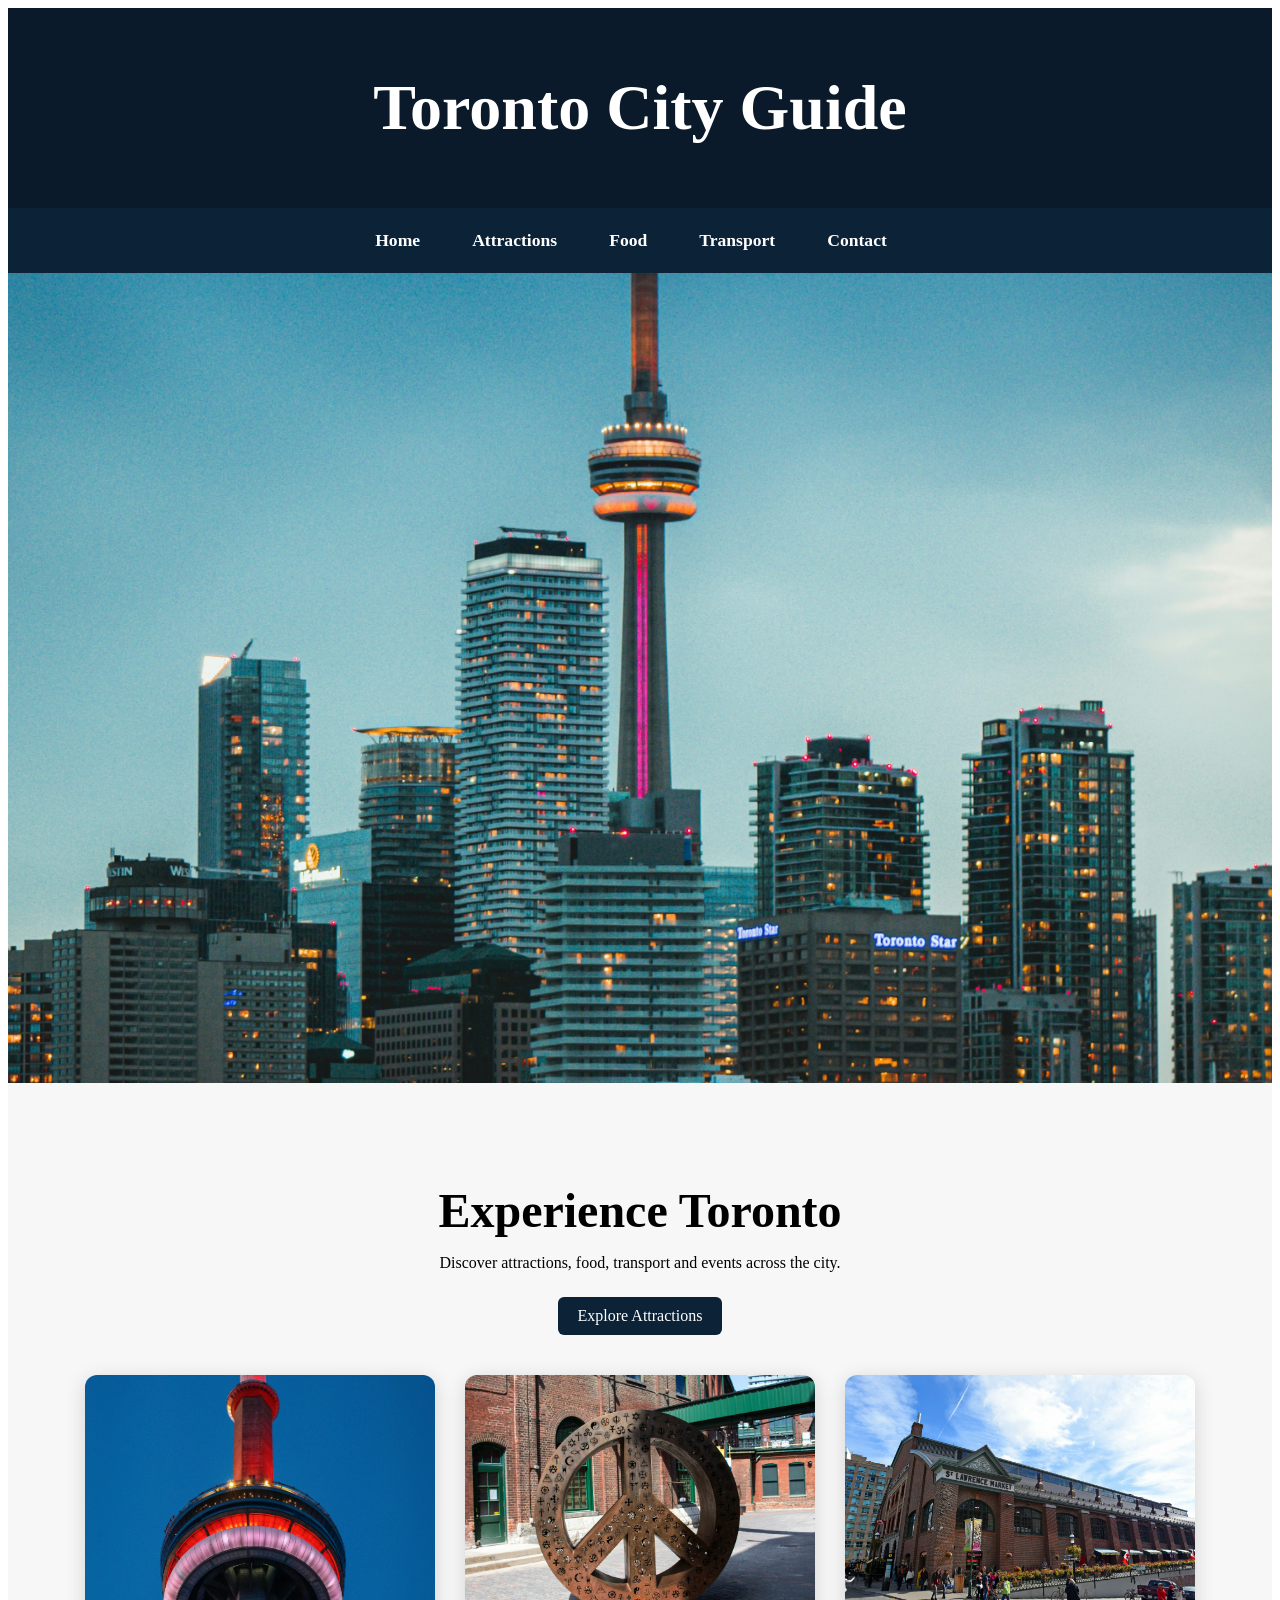
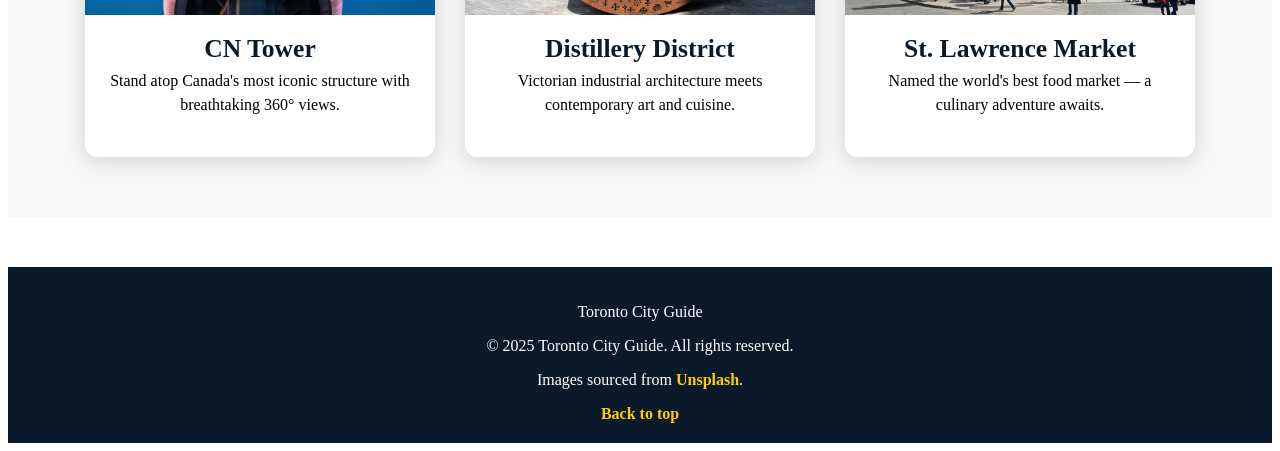
<file: index.html>
<!DOCTYPE html>
<html lang="en">
<head>
    <meta name="viewport" content="width=device-width, initial-scale=1.0">
    <meta charset="UTF-8">
	<link rel="stylesheet" href="style.css">
</head>

<body>

    <header>
        <h1>Toronto City Guide</h1>
    </header>

    <nav>
        <a href="index.html" class="active">Home</a>
        <a href="attractions.html">Attractions</a>
        <a href="food.html">Food</a>
        <a href="transport.html">Transport</a>
        <a href="contact.html">Contact</a>
    </nav>
	<img class="banner" src="images/Toronto.jpg" alt="Toronto skyline">
	 
<section class="attraction-section">
    <h1>Experience Toronto</h1>
    <p>Discover attractions, food, transport and events across the city.</p>
    <a class="btn" href="attractions.html">Explore Attractions</a>

    <section class="attraction-cards">

        <div class="card">
            <img src="images/CNtower.jpg" alt="CN Tower">
            <h3>CN Tower</h3>
            <p>Stand atop Canada's most iconic structure with breathtaking 360° views.</p>
        </div>

        <div class="card">
            <img src="images/Distillery District.jpg" alt="Distillery">
            <h3>Distillery District</h3>
            <p>Victorian industrial architecture meets contemporary art and cuisine.</p>
        </div>

        <div class="card">
            <img src="images/St. Lawrence Market.jpg" alt="St. Lawrence Market">
            <h3>St. Lawrence Market</h3>
            <p>Named the world's best food market — a culinary adventure awaits.</p>
        </div>

    </section>
</section>


<footer>
    <p>Toronto City Guide</p>
    <p>© 2025 Toronto City Guide. All rights reserved.</p>
	 <p class="credits">
        Images sourced from 
        <a href="https://unsplash.com" target="_blank">Unsplash</a>.
    </p>
    <a href="#top">Back to top</a>
</footer>

</body>
</html>
</file>
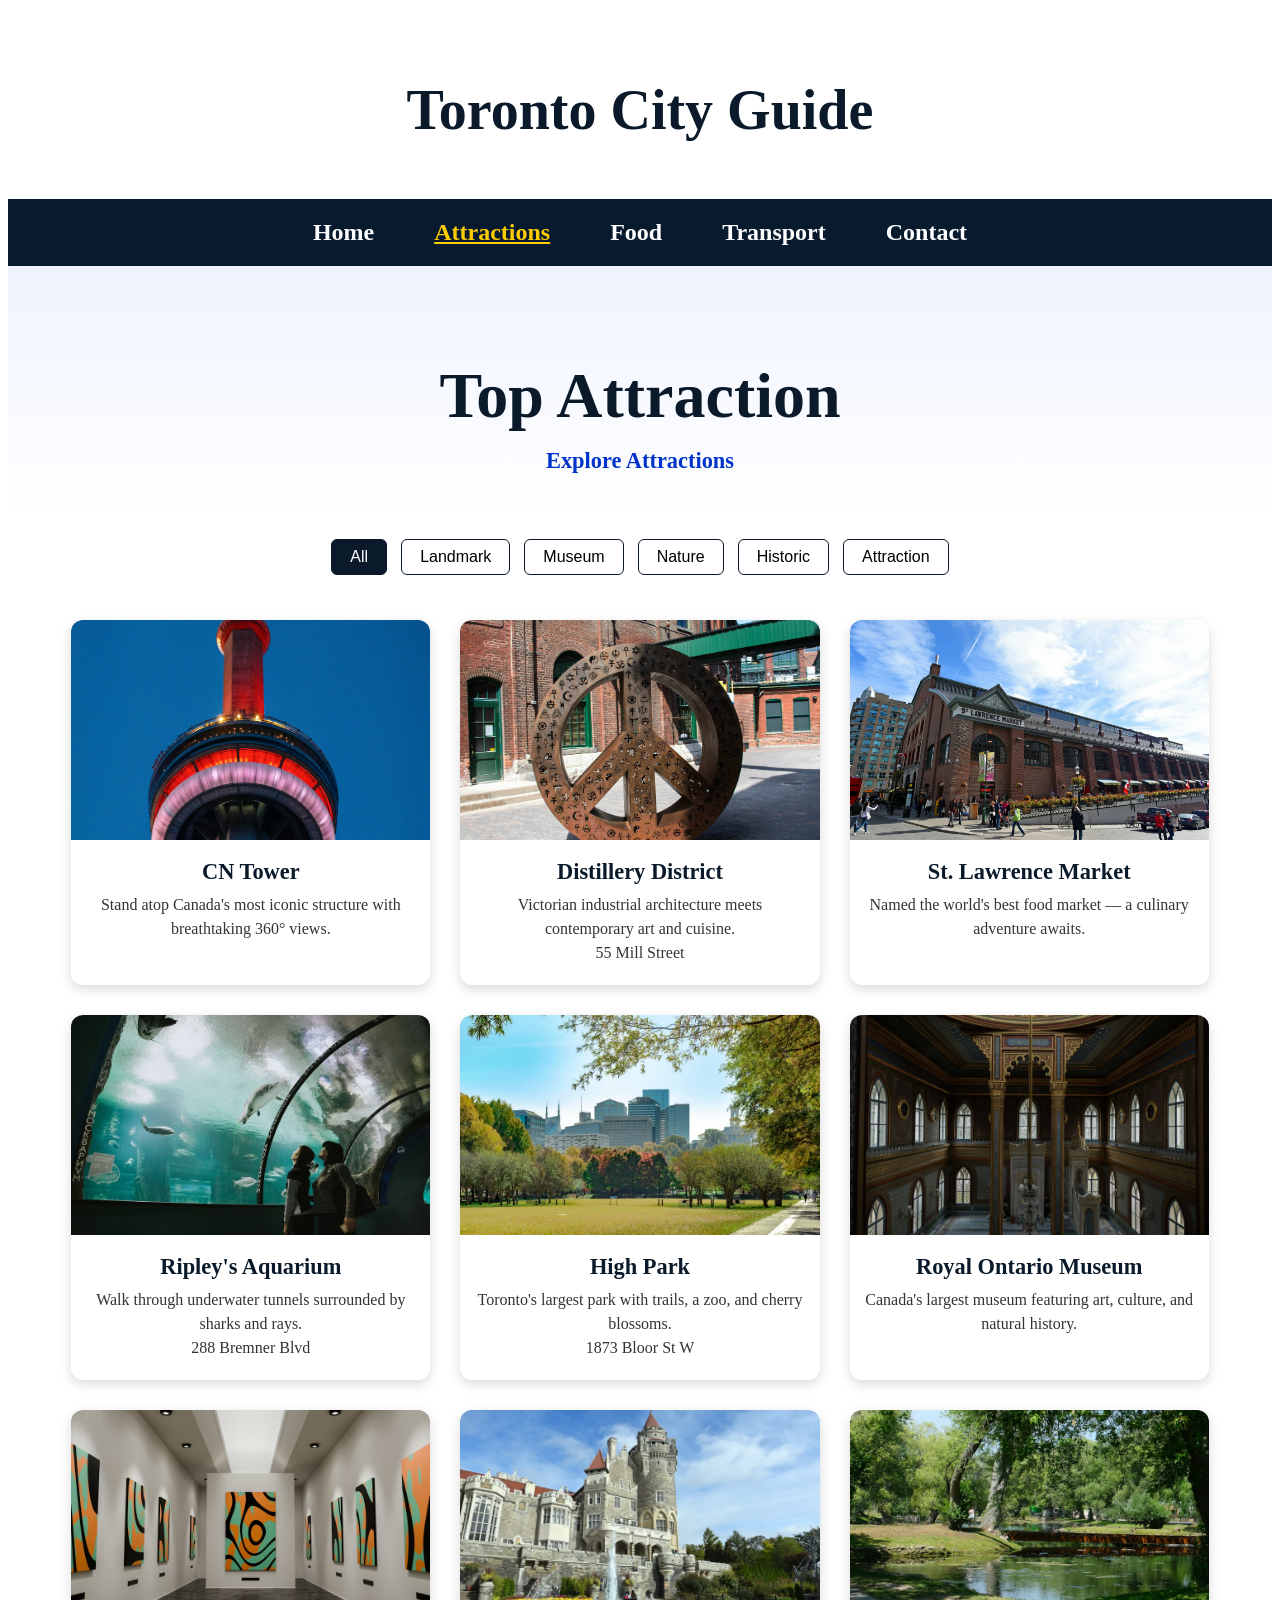
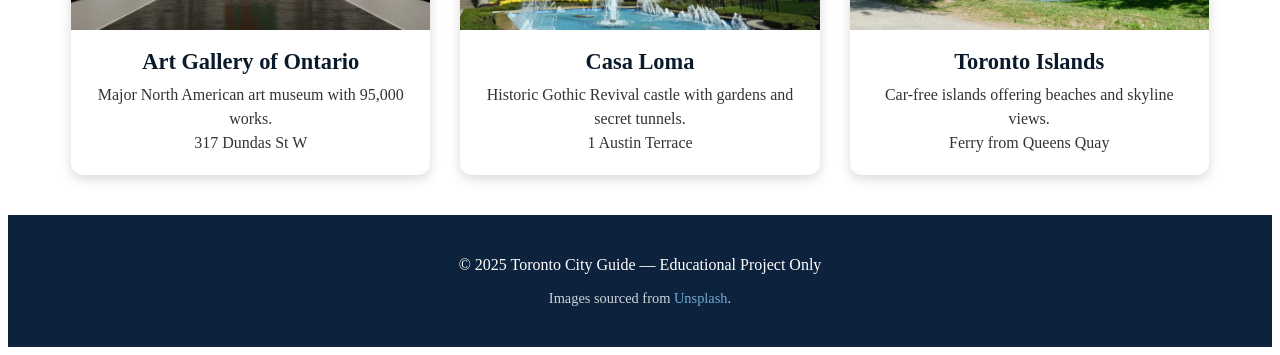
<file: attractions.html>
<!DOCTYPE html>
<html lang="en">
<head>
    <meta name="viewport" content="width=device-width, initial-scale=1.0">
    <meta charset="UTF-8">
    <link rel="stylesheet" href="attractions.css">
</head>

<body>

<header>
    <h1>Toronto City Guide</h1>
</header>

<nav>
    <a href="index.html">Home</a>
    <a href="attractions.html" class="active">Attractions</a>
    <a href="food.html">Food</a>
    <a href="transport.html">Transport</a>
    <a href="contact.html">Contact</a>
</nav>

<section class="intro-section">
    <h1 class="main-heading">Top Attraction</h1>
    <a href="#attractions" class="explore-link">Explore Attractions</a>
</section>

<section class="filter-section">
    <button class="filter-btn active" data-category="all">All</button>
    <button class="filter-btn" data-category="landmark">Landmark</button>
    <button class="filter-btn" data-category="museum">Museum</button>
    <button class="filter-btn" data-category="nature">Nature</button>
    <button class="filter-btn" data-category="historic">Historic</button>
    <button class="filter-btn" data-category="attraction">Attraction</button>
</section>


<section class="attraction-cards">

    <div class="card" data-category="landmark">
     <img src="images/CNtower.jpg" alt="CN Tower">
        <h3>CN Tower</h3>
        <p>Stand atop Canada's most iconic structure with breathtaking 360° views.</p>
    </div>

    <div class="card" data-category="historic">
        <img src="images/Distillery District.jpg" alt="Distillery District">
        <h3>Distillery District</h3>
        <p>Victorian industrial architecture meets contemporary art and cuisine.<br>55 Mill Street</p>
    </div>

    <div class="card" data-category="historic">
        <img src="images/St. Lawrence Market.jpg" alt="St. Lawrence Market">
        <h3>St. Lawrence Market</h3>
        <p>Named the world's best food market — a culinary adventure awaits.</p>
    </div>

    <div class="card" data-category="attraction">
        <img src="images/Ripley's Aquarium.jpg" alt="Ripley's Aquarium">
        <h3>Ripley's Aquarium</h3>
        <p>Walk through underwater tunnels surrounded by sharks and rays.<br>288 Bremner Blvd</p>
    </div>

    <div class="card" data-category="nature">
        <img src="images/High Park.jpg" alt="High Park">
        <h3>High Park</h3>
        <p>Toronto's largest park with trails, a zoo, and cherry blossoms.<br>1873 Bloor St W</p>
    </div>

    <div class="card" data-category="museum">
        <img src="images/Royal Ontario Museum.jpg" alt="Royal Ontario Museum">
        <h3>Royal Ontario Museum</h3>
        <p>Canada's largest museum featuring art, culture, and natural history.</p>
    </div>

    <div class="card" data-category="museum">
        <img src="images/Art Gallery of Ontario.jpg" alt="Art Gallery of Ontario">
        <h3>Art Gallery of Ontario</h3>
        <p>Major North American art museum with 95,000 works.<br>317 Dundas St W</p>
    </div>

    <div class="card" data-category="landmark">
        <img src="images/Casa Loma.jpg" alt="Casa Loma">
        <h3>Casa Loma</h3>
        <p>Historic Gothic Revival castle with gardens and secret tunnels.<br>1 Austin Terrace</p>
    </div>

    <div class="card" data-category="nature">
        <img src="images/Toronto Islands.jpg" alt="Toronto Islands">
        <h3>Toronto Islands</h3>
        <p>Car-free islands offering beaches and skyline views.<br>Ferry from Queens Quay</p>
    </div>

</section>
<script>
const filterButtons = document.querySelectorAll(".filter-btn");
const cards = document.querySelectorAll(".card");

filterButtons.forEach(button => {
    button.addEventListener("click", () => {

        filterButtons.forEach(btn => btn.classList.remove("active"));
        button.classList.add("active");
        
        const category = button.dataset.category;

        cards.forEach(card => {
            
            if (category === "all") {
                card.style.display = "block";
            } 
            
            else if (card.dataset.category === category) {
                card.style.display = "block";
            } 
            
            else {
                card.style.display = "none";
            }
        });
    });
});
</script>


<footer class="site-footer">
    <p>© 2025 Toronto City Guide — Educational Project Only</p>
    <p class="credits">Images sourced from <a href="https://unsplash.com" target="_blank">Unsplash</a>.</p>
</footer>

</body>
</html>
</file>
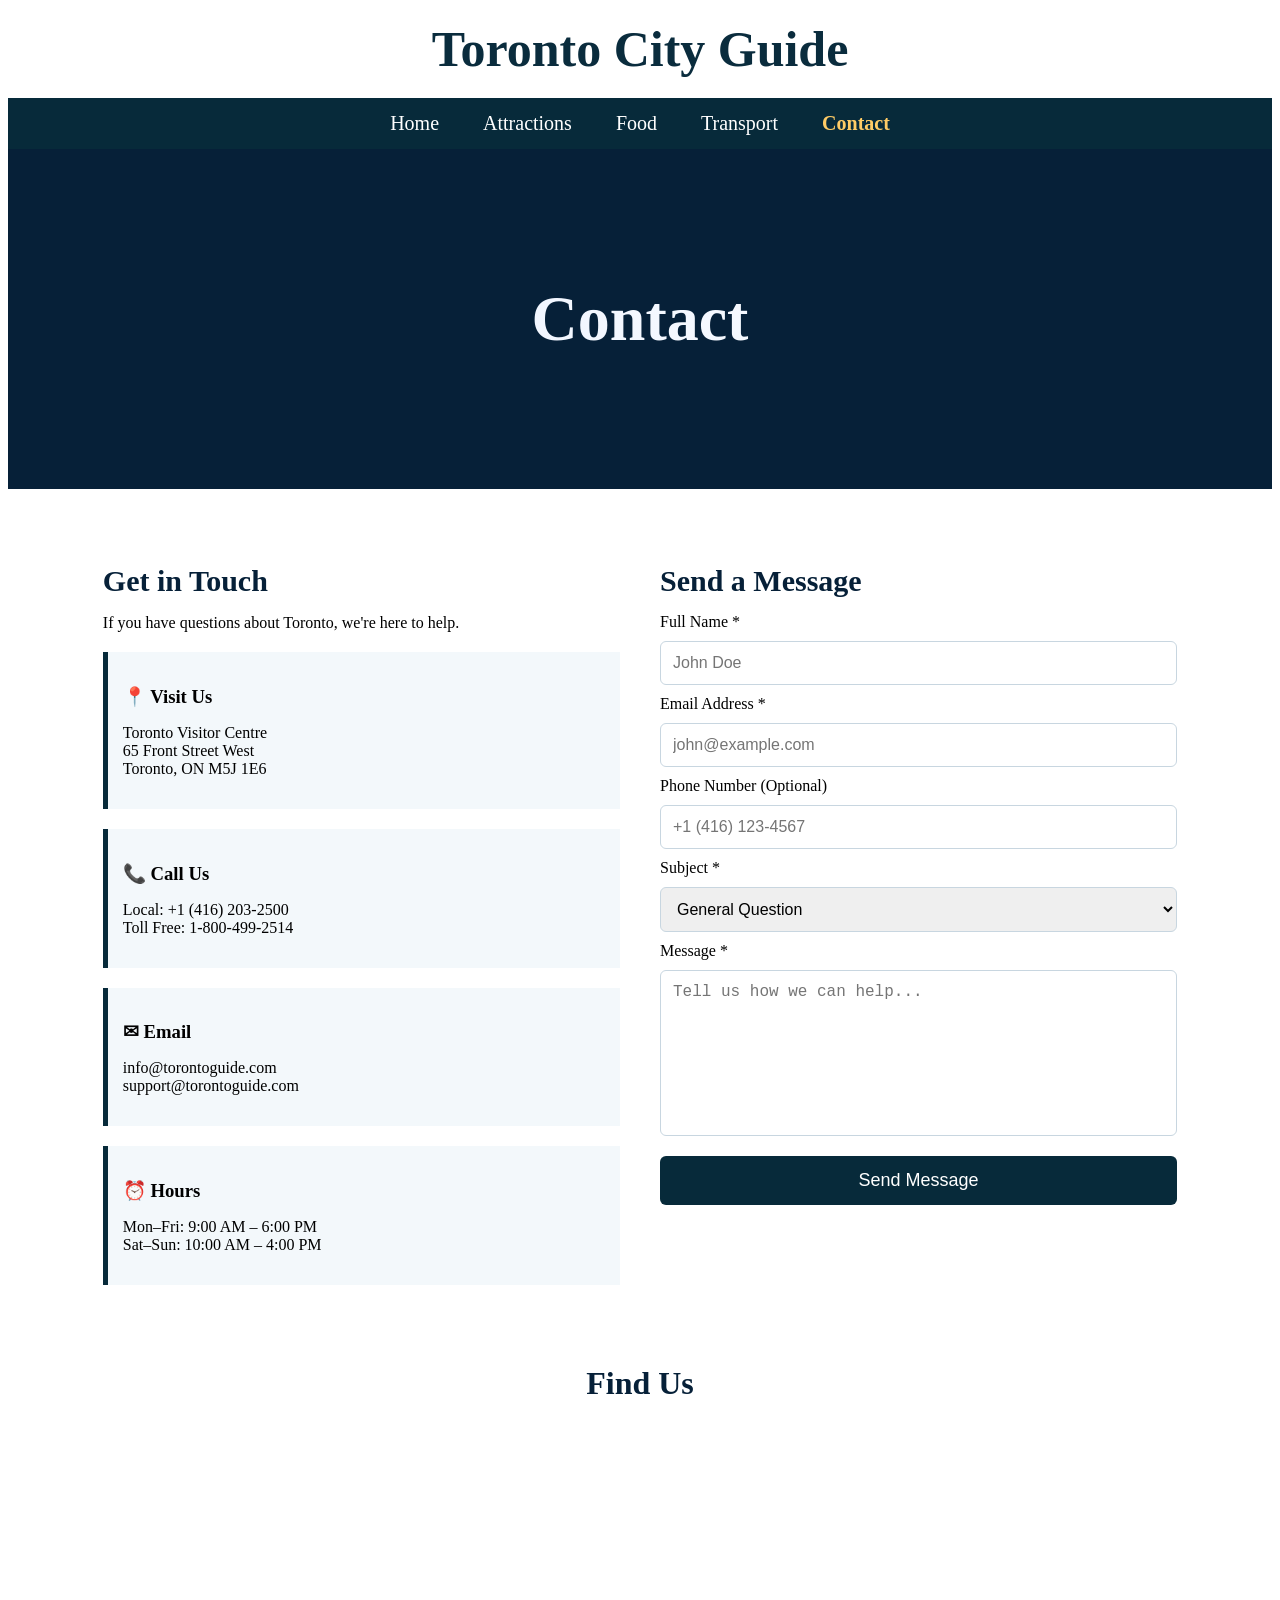
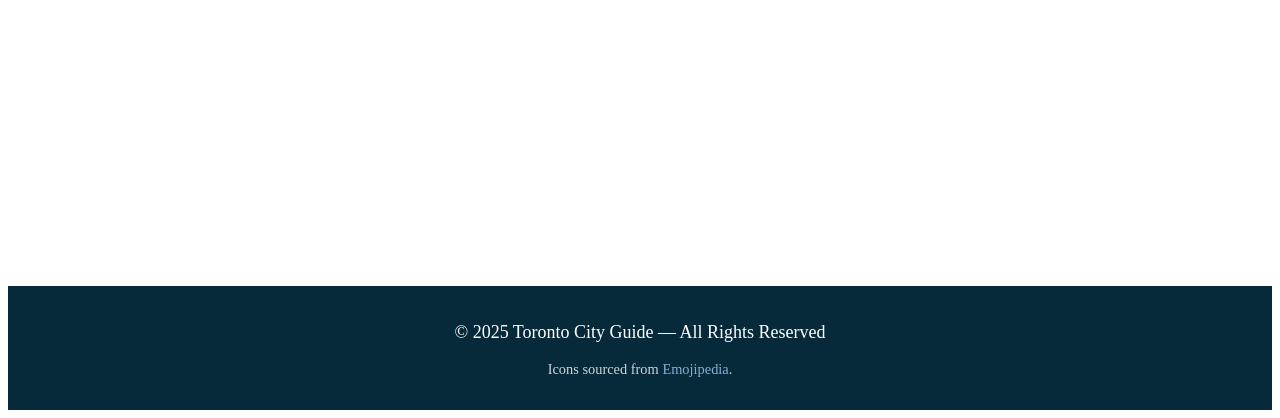
<file: contact.html>
<!DOCTYPE html>
<html lang="en">
<head>
    <meta charset="UTF-8">
    <meta name="viewport" content="width=device-width, initial-scale=1.0">
    <link rel="stylesheet" href="contact.css">
</head>

<body>

<header>
    <h1>Toronto City Guide</h1>
</header>

<nav>
    <a href="index.html">Home</a>
    <a href="attractions.html">Attractions</a>
    <a href="food.html">Food</a>
    <a href="transport.html">Transport</a>
    <a href="contact.html" class="active">Contact</a>
</nav>

<!-- HERO SECTION -->
<section class="contact-hero">
    <h1>Contact</h1>
</section>

<!-- CONTACT CONTENT -->
<section class="contact-container">

    <!-- LEFT SIDE INFO -->
    <div class="contact-info">
        <h2>Get in Touch</h2>
        <p>If you have questions about Toronto, we're here to help.</p>

        <div class="info-box">
            <h3>📍 Visit Us</h3>
            <p>Toronto Visitor Centre<br>
            65 Front Street West<br>
            Toronto, ON M5J 1E6</p>
        </div>

        <div class="info-box">
            <h3>📞 Call Us</h3>
            <p>Local: +1 (416) 203-2500<br>
            Toll Free: 1-800-499-2514</p>
        </div>

        <div class="info-box">
            <h3>✉ Email</h3>
            <p>info@torontoguide.com<br>
            support@torontoguide.com</p>
        </div>

        <div class="info-box">
            <h3>⏰ Hours</h3>
            <p>Mon–Fri: 9:00 AM – 6:00 PM<br>
            Sat–Sun: 10:00 AM – 4:00 PM</p>
        </div>
    </div>

    <!-- RIGHT SIDE FORM -->
    <div class="contact-form">
        <h2>Send a Message</h2>

        <form>
            <label>Full Name *</label>
            <input type="text" placeholder="John Doe" required>

            <label>Email Address *</label>
            <input type="email" placeholder="john@example.com" required>

            <label>Phone Number (Optional)</label>
            <input type="text" placeholder="+1 (416) 123-4567">

            <label>Subject *</label>
            <select required>
                <option>General Question</option>
                <option>Trip Planning</option>
                <option>Hotel Information</option>
                <option>Emergency Assistance</option>
            </select>

            <label>Message *</label>
            <textarea placeholder="Tell us how we can help..." required></textarea>

            <button type="submit">Send Message</button>
        </form>
    </div>

</section>

<!-- GOOGLE MAP -->
<section class="map-section">
    <h2>Find Us</h2>

    <iframe 
        src="https://www.google.com/maps/embed?pb=!1m18!1m12!1m3!1d2886.5300076041196!2d-79.38005878426612!3d43.64533107912139!2m3!1f0!2f0!3f0!3m2!1i1024!2i768!4f13.1!3m3!1m2!1s0x882b34d3b50db1df%3A0x4ad97a8b9f9a0f3d!2s65%20Front%20St%20W%2C%20Toronto!5e0!3m2!1sen!2sca!4v1700000000000"
        allowfullscreen=""
        loading="lazy">
    </iframe>
</section>

<!-- FOOTER -->
<footer>
    <p>© 2025 Toronto City Guide — All Rights Reserved</p>

    <p class="credits">
        Icons sourced from 
        <a href="https://emojipedia.org" target="_blank">Emojipedia</a>.
    </p>
</footer>


</body>
</html>
</file>
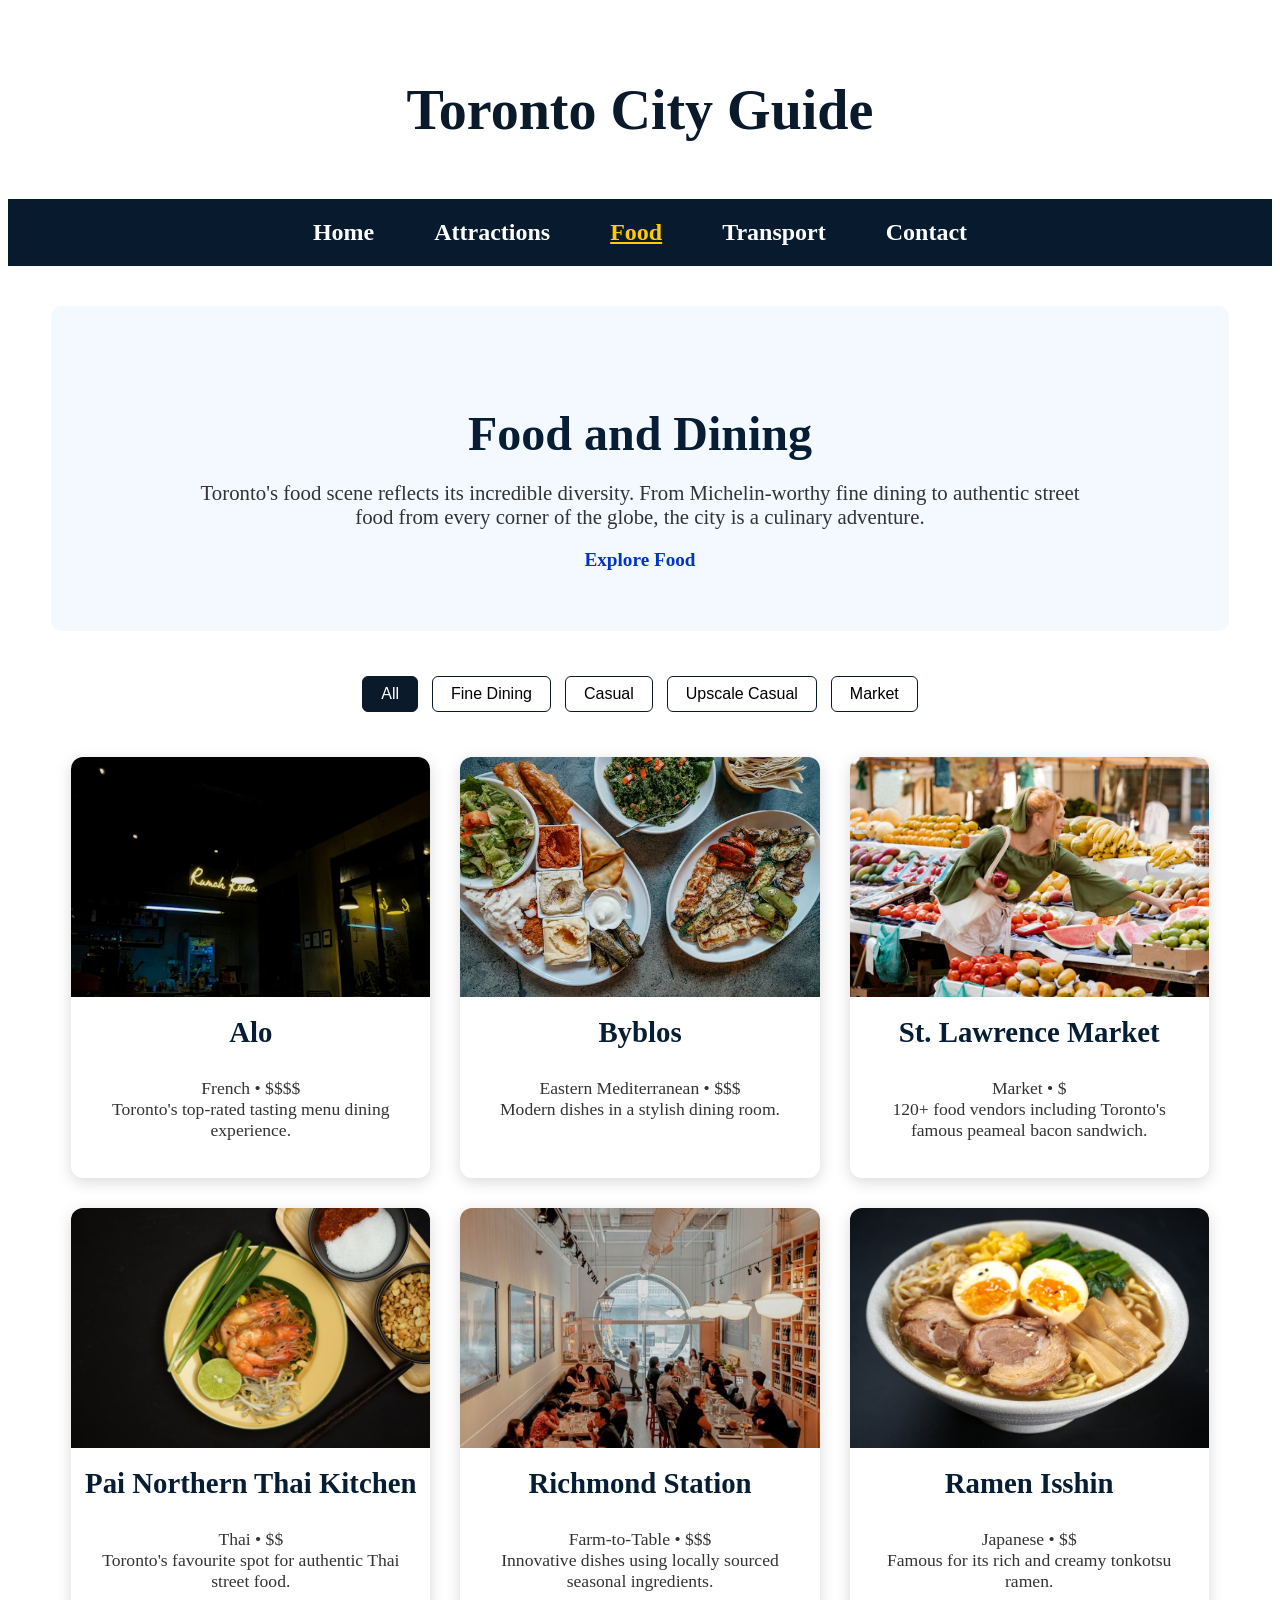
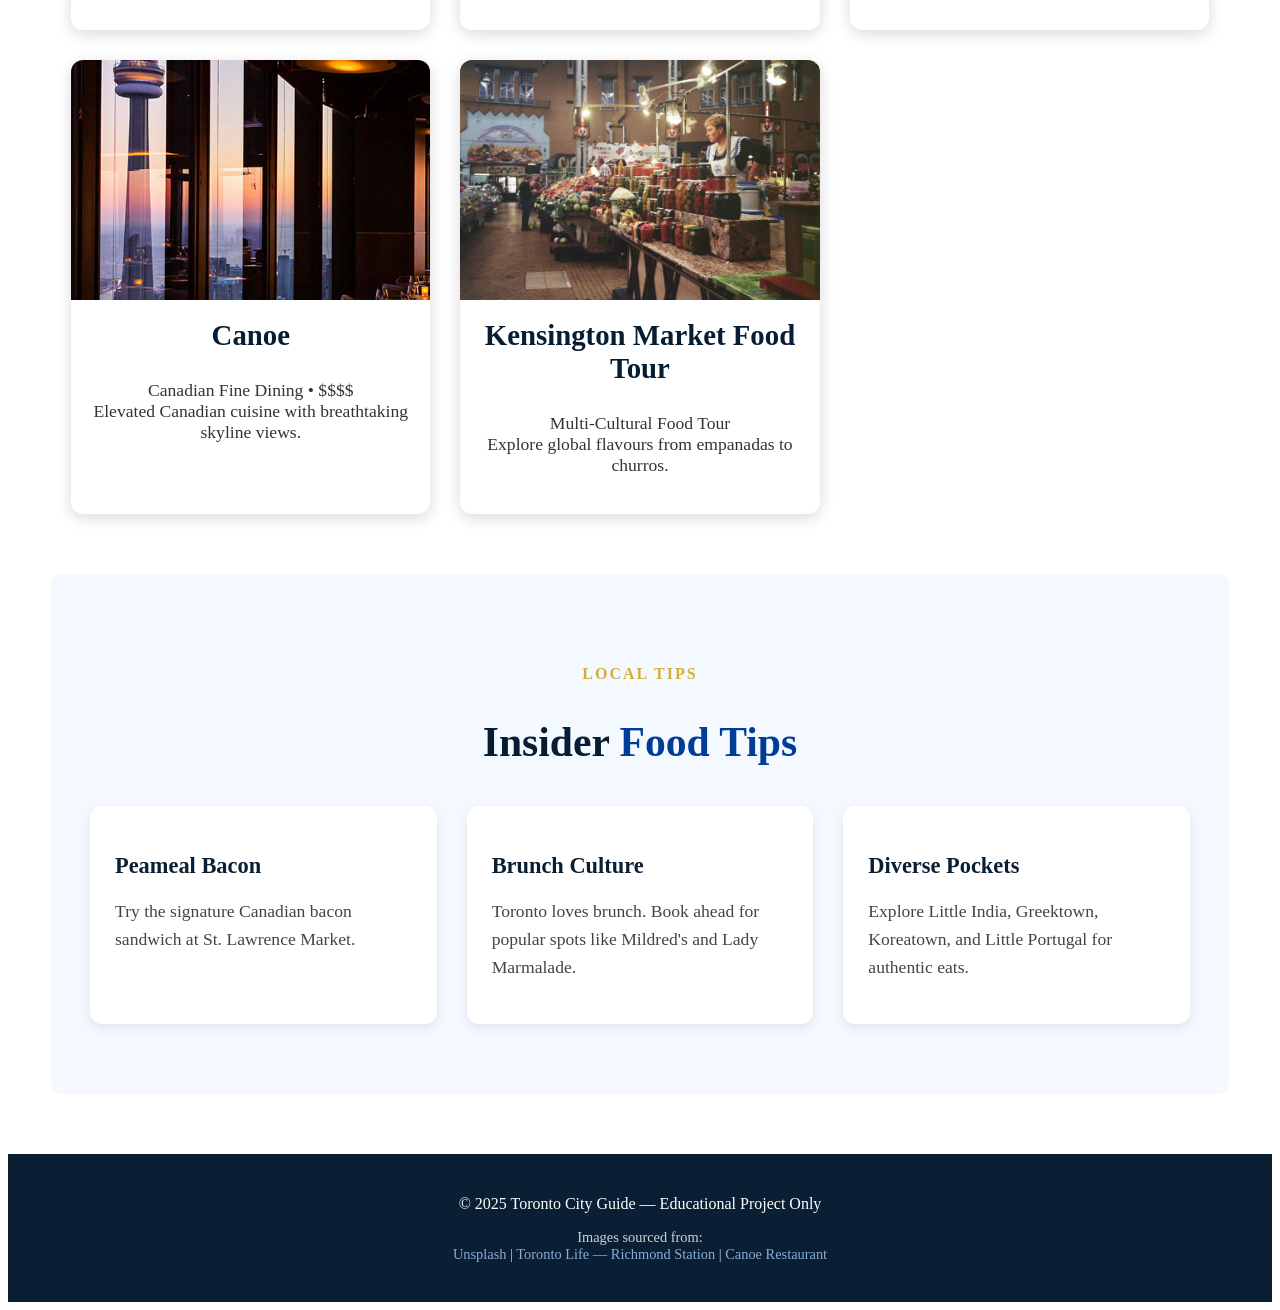
<file: food.html>
<!DOCTYPE html>
<html lang="en">
<head>
    <meta charset="UTF-8">
    <meta name="viewport" content="width=device-width, initial-scale=1.0">
    

    <link rel="stylesheet" href="food.css">
</head>

<body>

<header>
    <h1>Toronto City Guide</h1>
</header>

<nav>
    <a href="index.html">Home</a>
    <a href="attractions.html">Attractions</a>
    <a href="food.html" class="active">Food</a>
    <a href="transport.html">Transport</a>
    <a href="contact.html">Contact</a>
</nav>



<section class="intro-section">
    <h1 class="main-heading">Food and Dining</h1>

    <p class="intro-text">
        Toronto's food scene reflects its incredible diversity. From Michelin-worthy fine dining
        to authentic street food from every corner of the globe, the city is a culinary adventure.
    </p>

    <a href="#foodcards" class="explore-link">Explore Food</a>
</section>



<section class="filter-section">
    <button class="filter-btn active" data-category="all">All</button>
    <button class="filter-btn" data-category="Fine Dining">Fine Dining</button>
    <button class="filter-btn" data-category="Casual">Casual</button>
    <button class="filter-btn" data-category="Upscale Casual">Upscale Casual</button>
    <button class="filter-btn" data-category="Market">Market</button>
</section>





<section id="foodcards" class="food-cards">

    
    <div class="food-card" data-category="Fine Dining">
        <img src="images/alo restaurant.jpg" alt="Alo">
        <h3>Alo</h3>
        <p>French • $$$$<br>
        Toronto's top-rated tasting menu dining experience.</p>
    </div>

    
    <div class="food-card" data-category="Upscale Casual">
        <img src="images/Byblos restaurant.jpg" alt="Byblos">
        <h3>Byblos</h3>
        <p>Eastern Mediterranean • $$$<br>
        Modern dishes in a stylish dining room.</p>
    </div>

    
    <div class="food-card" data-category="Market">
        <img src="images/St. Lawrence Market display.jpg" alt="St. Lawrence Market">
        <h3>St. Lawrence Market</h3>
        <p>Market • $<br>
        120+ food vendors including Toronto's famous peameal bacon sandwich.</p>
    </div>

    
    <div class="food-card" data-category="Casual">
        <img src="images/Pai Northern Thai Kitchen.jpg" alt="Pai Thai">
        <h3>Pai Northern Thai Kitchen</h3>
        <p>Thai • $$<br>
        Toronto's favourite spot for authentic Thai street food.</p>
    </div>

    
    <div class="food-card" data-category="Upscale Casual">
        <img src="images/richmond-station.jpg" alt="Richmond Station">
        <h3>Richmond Station</h3>
        <p>Farm-to-Table • $$$<br>
        Innovative dishes using locally sourced seasonal ingredients.</p>
    </div>

   
    <div class="food-card" data-category="Casual">
        <img src="images/Ramen Isshin.jpg" alt="Ramen Isshin">
        <h3>Ramen Isshin</h3>
        <p>Japanese • $$<br>
        Famous for its rich and creamy tonkotsu ramen.</p>
    </div>

    
    <div class="food-card" data-category="Fine Dining">
        <img src="images/canoe restaurant.jpg" alt="Canoe Restaurant">
        <h3>Canoe</h3>
        <p>Canadian Fine Dining • $$$$<br>
        Elevated Canadian cuisine with breathtaking skyline views.</p>
    </div>

    <div class="food-card" data-category="Market">
        <img src="images/Kensington Market Food Tour.jpg" alt="Kensington Market Food Tour">
        <h3>Kensington Market Food Tour</h3>
        <p>Multi-Cultural Food Tour<br>
        Explore global flavours from empanadas to churros.</p>
    </div>

</section>

<section class="food-tips">
    <h4 class="tips-subtitle">LOCAL TIPS</h4>
    <h2 class="tips-title">Insider <span>Food Tips</span></h2>

    <div class="tips-grid">

        <div class="tip-box">
            <h3>Peameal Bacon</h3>
            <p>Try the signature Canadian bacon sandwich at St. Lawrence Market.</p>
        </div>

        <div class="tip-box">
            <h3>Brunch Culture</h3>
            <p>Toronto loves brunch. Book ahead for popular spots like Mildred's and Lady Marmalade.</p>
        </div>

        <div class="tip-box">
            <h3>Diverse Pockets</h3>
            <p>Explore Little India, Greektown, Koreatown, and Little Portugal for authentic eats.</p>
        </div>

    </div>
</section>

<!-- put this script BEFORE </body> -->
<script>
const filterButtons = document.querySelectorAll(".filter-btn");
const cards = document.querySelectorAll(".food-card");

filterButtons.forEach(button => {
    button.addEventListener("click", () => {

        filterButtons.forEach(btn => btn.classList.remove("active"));
        button.classList.add("active");

        const category = button.dataset.category;

        cards.forEach(card => {
            const cardCategory = card.dataset.category;

            if (category === "all" || category === cardCategory) {
                card.style.display = "block";
            } else {
                card.style.display = "none";
            }
        });
    });
});
</script>


<!-- FOOTER -->
<footer class="site-footer">
    <p>© 2025 Toronto City Guide — Educational Project Only</p>

    <p class="credits">
        Images sourced from:<br>
        <a href="https://unsplash.com" target="_blank">Unsplash</a> |
        <a href="https://torontolife.com/food/review-richmond-station/" target="_blank">Toronto Life — Richmond Station</a> |
        <a href="https://www.canoerestaurant.com/" target="_blank">Canoe Restaurant</a>
    </p>
</footer>

</body>
</html>
</file>
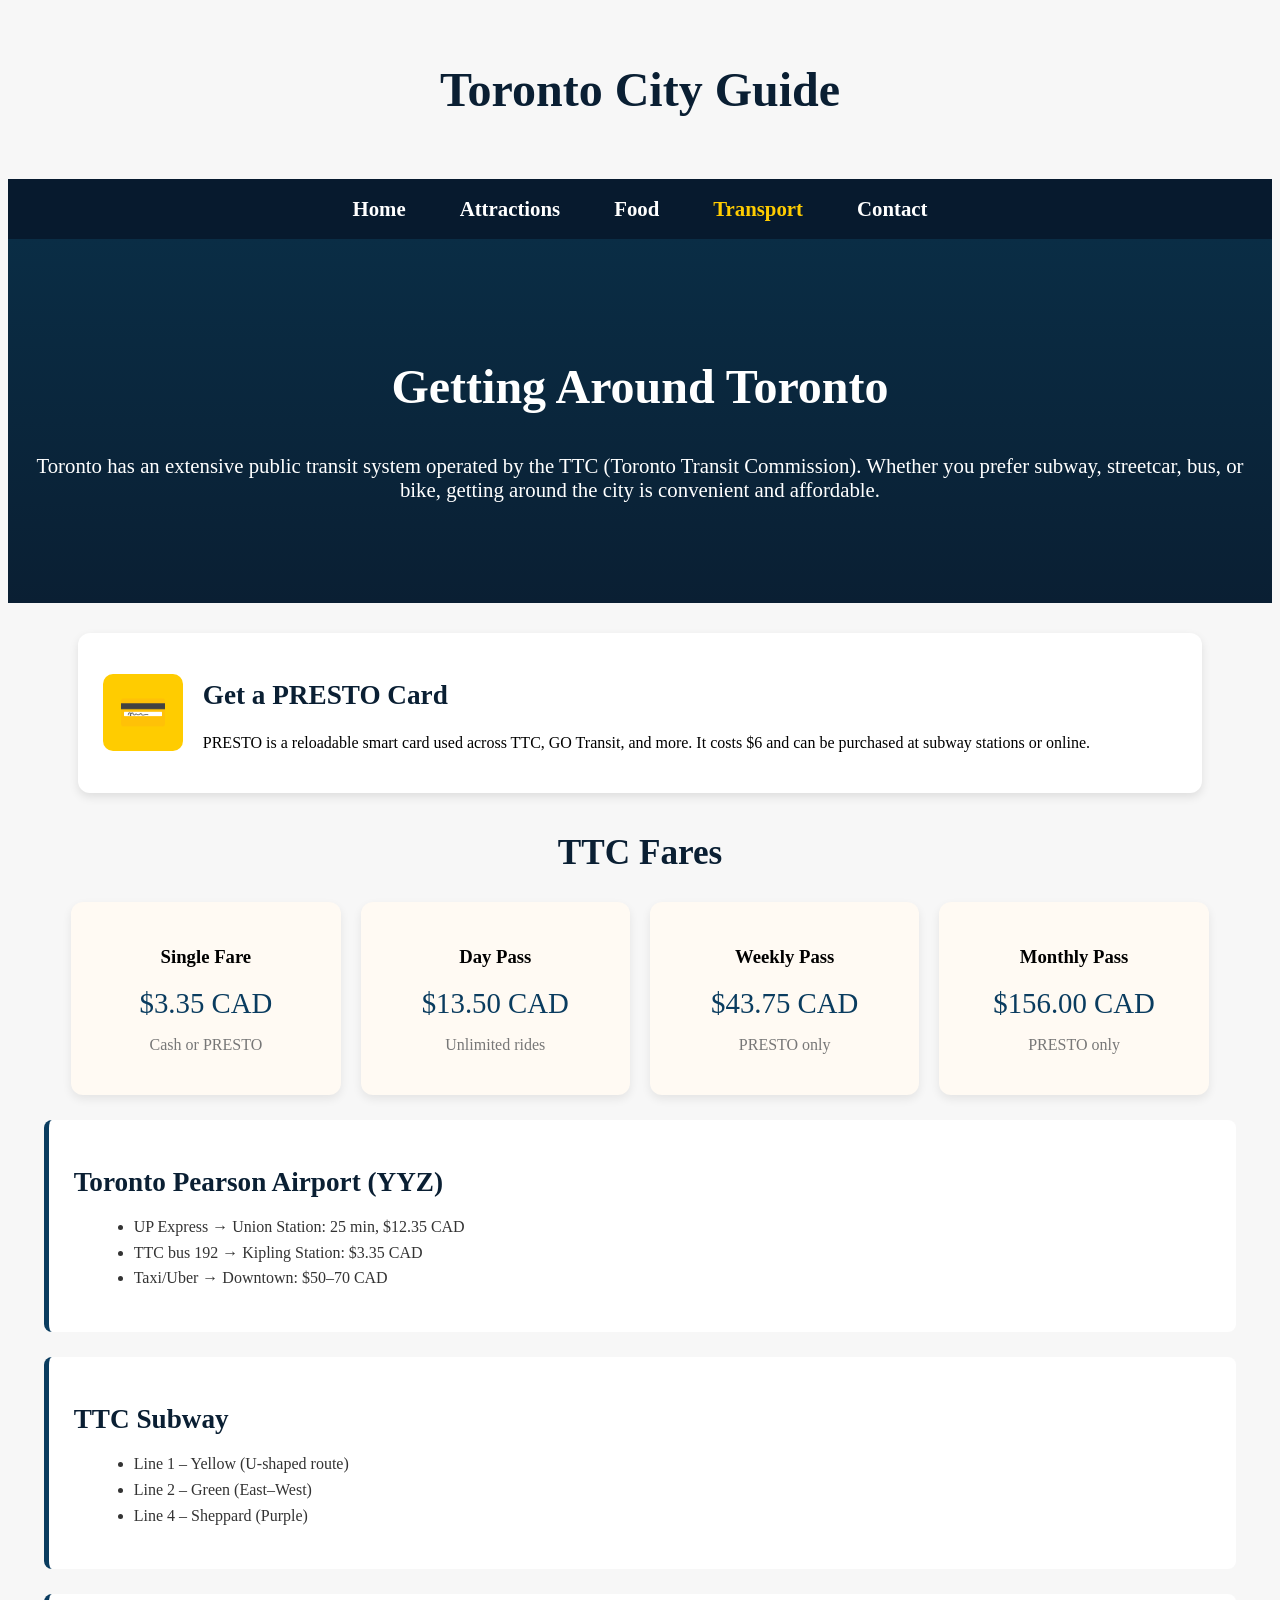
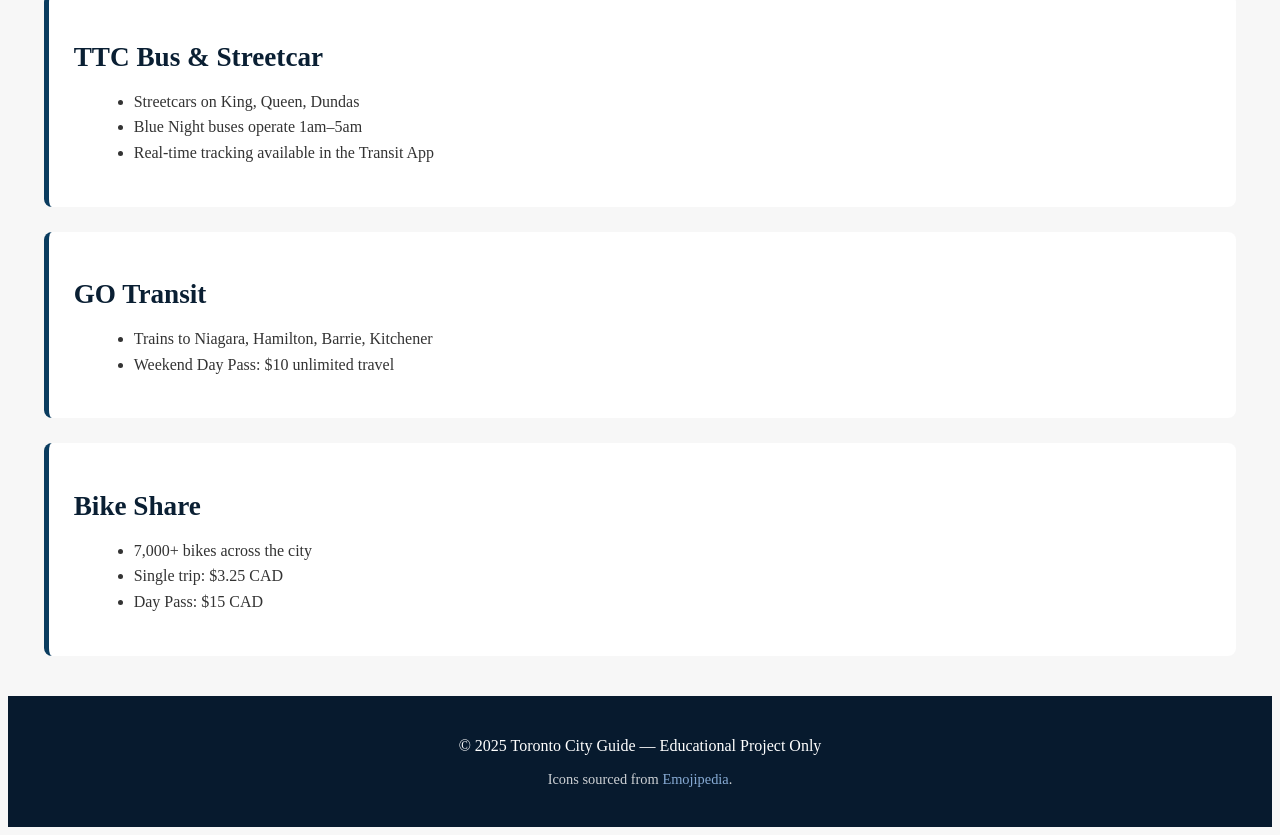
<file: transport.html>
<!DOCTYPE html>
<html lang="en">
<head>
    <meta charset="UTF-8">
    <meta name="viewport" content="width=device-width, initial-scale=1.0">
   

    <!-- PAGE STYLE -->
    <link rel="stylesheet" href="transport.css">
</head>

<body>

<header>
    <h1>Toronto City Guide</h1>
</header>

<nav>
    <a href="index.html">Home</a>
    <a href="attractions.html">Attractions</a>
    <a href="food.html">Food</a>
    <a href="transport.html" class="active">Transport</a>
    <a href="contact.html">Contact</a>
</nav>

<!-- HERO SECTION -->
<section class="transport-hero">
    <h1>Getting Around Toronto</h1>
    <p>Toronto has an extensive public transit system operated by the TTC (Toronto Transit Commission). Whether you prefer subway, streetcar, bus, or bike, getting around the city is convenient and affordable.</p>
</section>

<!-- PRESTO CARD -->
<section class="presto-box">
    <div class="icon">💳</div>
    <div>
        <h2>Get a PRESTO Card</h2>
        <p>PRESTO is a reloadable smart card used across TTC, GO Transit, and more. 
        It costs $6 and can be purchased at subway stations or online.</p>
    </div>
</section>


<!-- TTC FARES -->
<h2 class="section-title">TTC Fares</h2>

<div class="fare-grid">

    <div class="fare-box">
        <h3>Single Fare</h3>
        <p class="price">$3.35 CAD</p>
        <p class="note">Cash or PRESTO</p>
    </div>

    <div class="fare-box">
        <h3>Day Pass</h3>
        <p class="price">$13.50 CAD</p>
        <p class="note">Unlimited rides</p>
    </div>

    <div class="fare-box">
        <h3>Weekly Pass</h3>
        <p class="price">$43.75 CAD</p>
        <p class="note">PRESTO only</p>
    </div>

    <div class="fare-box">
        <h3>Monthly Pass</h3>
        <p class="price">$156.00 CAD</p>
        <p class="note">PRESTO only</p>
    </div>
</div>

<!-- TRANSIT SECTIONS -->
<section class="transport-section">
    <h2>Toronto Pearson Airport (YYZ)</h2>
    <ul>
        <li>UP Express → Union Station: 25 min, $12.35 CAD</li>
        <li>TTC bus 192 → Kipling Station: $3.35 CAD</li>
        <li>Taxi/Uber → Downtown: $50–70 CAD</li>
    </ul>
</section>

<section class="transport-section">
    <h2>TTC Subway</h2>
    <ul>
        <li>Line 1 – Yellow (U-shaped route)</li>
        <li>Line 2 – Green (East–West)</li>
        <li>Line 4 – Sheppard (Purple)</li>
    </ul>
</section>

<section class="transport-section">
    <h2>TTC Bus & Streetcar</h2>
    <ul>
        <li>Streetcars on King, Queen, Dundas</li>
        <li>Blue Night buses operate 1am–5am</li>
        <li>Real-time tracking available in the Transit App</li>
    </ul>
</section>

<section class="transport-section">
    <h2>GO Transit</h2>
    <ul>
        <li>Trains to Niagara, Hamilton, Barrie, Kitchener</li>
        <li>Weekend Day Pass: $10 unlimited travel</li>
    </ul>
</section>

<section class="transport-section">
    <h2>Bike Share</h2>
    <ul>
        <li>7,000+ bikes across the city</li>
        <li>Single trip: $3.25 CAD</li>
        <li>Day Pass: $15 CAD</li>
    </ul>
</section>


<!-- FOOTER -->
<footer class="site-footer">
    <p>© 2025 Toronto City Guide — Educational Project Only</p>

    <p class="credits">
        Icons sourced from 
        <a href="https://emojipedia.org/credit-card" target="_blank">Emojipedia</a>.
    </p>
</footer>


</body>
</html>
</file>
<file: style.css>
/* Banner Image */
.banner {
    width: 100%;
    height: 90vh;
    object-fit: cover;
    display: block;
}

/* Header */
header {
    background-color: #0a1a2a;
    padding: 20px;
    color: white;
    text-align: center;
    font-size: 2rem;
    font-weight: bold;
}

/* ============================
   NAVIGATION BAR
============================ */
nav {
    background-color: #0c2237;
    padding: 12px;
    text-align: center;
    position: sticky;
    top: 0;
    z-index: 10;
}

nav a {
    color: white;
    text-decoration: none;
    margin-right: 18px;
    padding: 10px 15px;
    font-weight: bold;
    font-size: 1.1rem;
    display: inline-block;
    transition: 0.3s;
}

nav a:hover {
    background-color: #ffcc00;
    color: black;
}

/* ============================
   ATTRACTION SECTION
============================ */
.attraction-section {
    background-color: #f7f7f7; 
    padding: 60px 40px;
    text-align: center;
}

.attraction-section h1 {
    font-size: 3rem;
    margin-bottom: 10px;
}

.attraction-section p {
    margin-bottom: 15px;
}

/* Explore Button */
.btn {
    display: inline-block;
    margin-top: 10px;
    padding: 10px 20px;
    background-color: #0c2237;
    color: white;
    text-decoration: none;
    border-radius: 6px;
    transition: 0.3s;
}

.btn:hover {
    background-color: #ffcc00;
    color: black;
}

/* ============================
   ATTRACTION CARDS
============================ */
.attraction-cards {
    display: flex;
    justify-content: center;
    gap: 30px;
    margin-top: 40px;
}

.card {
    background: white;
    border-radius: 12px;
    width: 350px;
    padding-bottom: 20px;
    box-shadow: 0 4px 20px rgba(0,0,0,0.15);
    overflow: hidden;
    transition: 0.3s;
}

.card img {
    width: 100%;
    height: 240px;
    object-fit: cover;
    transition: transform 0.4s ease;
}

.card:hover img {
    transform: scale(1.05);
}

.card h3 {
    font-size: 1.6rem;
    margin: 15px 20px 5px;
    color: #0a1a2a;
}

.card p {
    margin: 0 20px 20px;
    line-height: 1.5;
}

/* ============================
   FOOTER
============================ */
footer {
    background-color: #0a1a2a;
    color: white;
    text-align: center;
    padding: 20px;
    margin-top: 50px;
}

footer a {
    color: #ffcc00;
    text-decoration: none;
    font-weight: bold;
}

footer a:hover {
    color: white;
    text-decoration: underline;
}

@media (max-width: 900px) {

    nav {
        flex-wrap: wrap;
        gap: 20px;
        padding: 15px 0;
    }

    nav a {
        font-size: 1.1rem;
        margin: 5px;
    }

    .attraction-cards {
        flex-direction: column;
        align-items: center;
    }

    .card {
        width: 90%;
    }

    .main-heading,
    .events-hero h1,
    .contact-hero h1 {
        font-size: 2.5rem !important;
    }
}

@media (max-width: 600px) {

    nav {
        gap: 10px;
    }

    nav a {
        font-size: 1rem;
    }

    .attraction-cards {
        flex-direction: column;
        align-items: center;
    }

    .card {
        width: 95%;
    }

    .events-hero,
    .contact-hero {
        padding: 50px 0;
    }
}
</file>
<file: attractions.css>
/* ============================
   HEADER
============================ */
header h1 {
    text-align: center;
    font-size: 3.5rem;
    padding: 40px 0 20px 0;
    color: #0a1a2a;
}

/* ============================
   NAVIGATION BAR
============================ */
nav {
    background-color: #071a2e;
    padding: 20px 0;
    display: flex;
    justify-content: center;
    gap: 60px;
}

nav a {
    color: white;
    text-decoration: none;
    font-size: 1.5rem;
    font-weight: bold;
    transition: 0.3s ease;
}

nav a:hover {
    color: #ffcc00;
}

nav a.active {
    color: #ffcc00;
    text-decoration: underline;
}

/* ============================
   INTRO SECTION (Top Attraction)
============================ */
.intro-section {
    padding: 40px 30px;
    text-align: center;
    background: linear-gradient(to bottom, #eef3ff, #ffffff);
}

.main-heading {
    font-size: 4rem;
    font-weight: 800;
    color: #0a1a2a;
    margin-bottom: 15px;
}

.explore-link {
    font-size: 1.4rem;
    font-weight: 600;
    color: #0033cc;
    text-decoration: none;
}

.explore-link:hover {
    color: #ffcc00;
}

/* ============================
   FILTER BUTTONS
============================ */
.filter-section {
    text-align: center;
    margin-top: 20px;
    margin-bottom: 20px;
}

.filter-btn {
    padding: 8px 18px;
    margin: 5px;
    border: 1px solid #0a1a2a;
    border-radius: 6px;
    background: white;
    cursor: pointer;
    font-size: 1rem;
    transition: 0.3s ease;
}

.filter-btn:hover {
    background: #0a1a2a;
    color: white;
}

.filter-btn.active {
    background: #0a1a2a;
    color: white;
}

/* ============================
   ATTRACTION CARDS (Grid)
============================ */
.attraction-cards {
    display: grid;
    grid-template-columns: repeat(3, 1fr);
    gap: 30px;
    width: 90%;
    margin: 40px auto;
}

/* CARD BASE STYLE */
.card {
    background: white;
    border-radius: 12px;
    padding-bottom: 20px;
    box-shadow: 0 4px 12px rgba(0,0,0,0.15);
    overflow: hidden;
    text-align: center;
    transition: transform 0.3s ease, box-shadow 0.3s ease;
}

/* CARD HOVER EFFECT */
.card:hover {
    transform: translateY(-10px);
    box-shadow: 0 10px 25px rgba(0,0,0,0.25);
}

/* IMAGES */
.card img {
    width: 100%;
    height: 220px;
    object-fit: cover;
    transition: transform 0.4s ease;
}

.card:hover img {
    transform: scale(1.07);
}

/* TITLES */
.card h3 {
    margin: 15px 0 8px;
    font-size: 1.4rem;
    font-weight: 700;
    color: #0a1a2a;
    transition: 0.3s;
}

.card:hover h3 {
    color: #ffcc00;
}

/* TEXT */
.card p {
    margin: 0 15px;
    font-size: 1rem;
    color: #333;
    line-height: 1.5;
}

/* ============================
   FOOTER
============================ */
.site-footer {
    background-color: #0d233d;
    color: white;
    text-align: center;
    padding: 25px 10px;
    margin-top: 40px;
    font-size: 1rem;
}

.site-footer a {
    color: #87cefa; 
    text-decoration: none;
}

.site-footer a:hover {
    text-decoration: underline;
}

.credits {
    margin-top: 8px;
    font-size: 0.9rem;
    opacity: 0.8;
}

/* ============================
   RESPONSIVE DESIGN
============================ */
@media (max-width: 900px) {

    nav {
        flex-wrap: wrap;
        gap: 20px;
        padding: 15px 0;
    }

    nav a {
        font-size: 1.1rem;
    }

    .attraction-cards {
        grid-template-columns: repeat(2, 1fr);
    }

    .main-heading {
        font-size: 2.5rem;
    }
}

@media (max-width: 600px) {

    nav {
        gap: 10px;
    }

    nav a {
        font-size: 1rem;
    }

    .attraction-cards {
        grid-template-columns: 1fr;
    }

    .main-heading {
        font-size: 2.2rem;
    }
}
</file>
<file: contact.css>
header h1 {
    text-align: center;
    font-size: 50px;
    margin: 20px 0;
    font-weight: 700;
    color: #0a2c3d;
}

/* ============================
   NAVIGATION BAR
============================ */
nav {
    background: #072a3a;
    padding: 14px;
    text-align: center;
}

nav a {
    color: white;
    text-decoration: none;
    margin: 0 20px;
    font-size: 20px;
}

nav a.active {
    color: #ffcc66;
    font-weight: bold;
}

/* ============================
   HERO SECTION
============================ */
.contact-hero {
    background: #062038;
    padding: 80px 0;
    text-align: center;
}

.contact-hero h1 {
    font-size: 4rem;
    font-weight: 700;
    color: transparent;
    -webkit-background-clip: text;
    background-clip: text;
    background-image: linear-gradient(90deg, #e8f0ff, #ffffff);
}

/* ============================
   CONTACT CONTENT GRID
============================ */
.contact-container {
    display: grid;
    grid-template-columns: 1fr 1fr;
    gap: 40px;
    width: 85%;
    margin: 50px auto;
}

/* ============================
   LEFT SIDE — CONTACT INFO
============================ */
.contact-info h2 {
    font-size: 30px;
    margin-bottom: 15px;
    color: #062038;
}

.info-box {
    margin: 20px 0;
    padding: 15px;
    border-left: 5px solid #072a3a;
    background: #f3f8fb;
}

.info-box h3 {
    margin-bottom: 5px;
}

/* ============================
   RIGHT SIDE — CONTACT FORM
============================ */
.contact-form h2 {
    font-size: 30px;
    margin-bottom: 15px;
    color: #062038;
}

form {
    display: flex;
    flex-direction: column;
}

form input,
form select,
form textarea {
    padding: 12px;
    margin: 10px 0;
    border: 1px solid #c8d6e0;
    border-radius: 6px;
    font-size: 16px;
}

form textarea {
    height: 140px;
    resize: none;
}

form button {
    background: #072a3a;
    color: white;
    padding: 14px;
    font-size: 18px;
    border: none;
    border-radius: 6px;
    cursor: pointer;
    margin-top: 10px;
}

form button:hover {
    background: #0a3c55;
}

/* ============================
   MAP SECTION
============================ */
.map-section {
    text-align: center;
    margin-top: 60px;
}

.map-section h2 {
    font-size: 32px;
    margin-bottom: 20px;
    color: #062038;
}

.map-section iframe {
    width: 90%;
    height: 400px;
    border: none;
    border-radius: 10px;
}

/* ============================
   FOOTER
============================ */
footer {
    background-color: #072a3a;
    color: white;
    text-align: center;
    padding: 18px 0;
    margin-top: 60px;
    font-size: 18px;
}

footer a {
    color: #a8d0ff;
    text-decoration: none;
}

footer a:hover {
    text-decoration: underline;
}

.credits {
    margin-top: 8px;
    font-size: 0.9rem;
    opacity: 0.8;
}

/* ============================
   RESPONSIVE DESIGN
============================ */
@media (max-width: 900px) {
    nav {
        flex-wrap: wrap;
        gap: 20px;
        padding: 15px 0;
    }

    nav a {
        font-size: 1.1rem;
        margin: 5px;
    }

    .contact-container {
        grid-template-columns: 1fr;
        text-align: center;
    }

    .contact-form {
        margin-top: 30px;
    }

    .contact-hero h1 {
        font-size: 2.6rem !important;
    }
}

@media (max-width: 600px) {

    nav {
        gap: 10px;
    }

    nav a {
        font-size: 1rem;
    }

    .contact-hero {
        padding: 50px 0;
    }

    .contact-hero h1 {
        font-size: 2.2rem;
    }

    .map-section iframe {
        height: 300px;
    }
}
</file>
<file: food.css>
/* ============================
   HEADER
============================ */
header h1 {
    text-align: center;
    font-size: 3.5rem;
    padding: 40px 0 20px 0;
    color: #0a1a2a;
}

/* ============================
   NAVIGATION BAR
============================ */
nav {
    background-color: #071a2e;
    padding: 20px 0;
    display: flex;
    justify-content: center;
    gap: 60px;
}

nav a {
    color: white;
    text-decoration: none;
    font-size: 1.5rem;
    font-weight: bold;
    transition: 0.3s;
}

nav a:hover {
    color: #ffcc00;
}

nav a.active {
    color: #ffcc00;
    text-decoration: underline;
}

/* ============================
   INTRO SECTION
============================ */
.intro-section {
    background-color: #f4f9ff;
    padding: 60px 20px;
    text-align: center;
    border-radius: 10px;
    width: 90%;
    margin: 40px auto;
}

.main-heading {
    font-size: 3rem;
    color: #061d34;
    margin-bottom: 20px;
}

.intro-text {
    font-size: 1.3rem;
    max-width: 900px;
    margin: 0 auto 20px;
    color: #333;
}

.explore-link {
    font-size: 1.2rem;
    text-decoration: none;
    color: #0033cc;
    font-weight: bold;
}

.explore-link:hover {
    color: #ffcc00;
}

/* ============================
   FILTER BUTTONS
============================ */
.filter-section {
    text-align: center;
    margin-top: 20px;
    margin-bottom: 20px;
}

.filter-btn {
    padding: 8px 18px;
    margin: 5px;
    border: 1px solid #0a1a2a;
    border-radius: 6px;
    background: white;
    cursor: pointer;
    font-size: 1rem;
    transition: 0.3s;
}

.filter-btn:hover,
.filter-btn.active {
    background: #0a1a2a;
    color: white;
}

/* ============================
   FOOD CARDS GRID
============================ */
.food-cards {
    display: grid;
    grid-template-columns: repeat(3, 1fr);
    gap: 30px;
    width: 90%;
    margin: 40px auto;
    justify-content: center;
}

/* ============================
   INDIVIDUAL FOOD CARD
============================ */
.food-card {
    background: white;
    border-radius: 12px;
    overflow: hidden;
    box-shadow: 0 4px 15px rgba(0,0,0,0.15);
    transition: 0.3s ease;
}

.food-card:hover {
    transform: translateY(-8px);
    box-shadow: 0 8px 22px rgba(0,0,0,0.25);
}

.food-card img {
    width: 100%;
    height: 240px;
    object-fit: cover;
}

.food-card h3 {
    text-align: center;
    font-size: 1.8rem;
    margin-top: 15px;
    color: #061d34;
}

.food-card p {
    text-align: center;
    padding: 0 20px 20px;
    font-size: 1.1rem;
    color: #333;
}

/* ============================
   FOOD TIPS SECTION
============================ */
.food-tips {
    background-color: #f4f9ff;
    padding: 70px 20px;
    color: #061d34;
    border-radius: 12px;
    width: 90%;
    margin: 60px auto;
}

.tips-subtitle {
    text-align: center;
    color: #d4af37;
    letter-spacing: 2px;
    font-size: 1rem;
    margin-bottom: 10px;
    font-weight: bold;
}

.tips-title {
    text-align: center;
    font-size: 2.6rem;
    margin-bottom: 40px;
    font-weight: 700;
}

.tips-title span {
    color: #003d99;
    font-weight: 800;
}

.tips-grid {
    display: grid;
    grid-template-columns: repeat(3, 1fr);
    gap: 30px;
    max-width: 1100px;
    margin: auto;
}

.tip-box {
    background: white;
    padding: 25px;
    border-radius: 12px;
    box-shadow: 0 4px 12px rgba(0,0,0,0.08);
    transition: 0.3s;
}

.tip-box:hover {
    transform: translateY(-6px);
    box-shadow: 0 8px 18px rgba(0,0,0,0.18);
}

.tip-box h3 {
    font-size: 1.4rem;
    margin-bottom: 10px;
    color: #0a1f33;
}

.tip-box p {
    font-size: 1.1rem;
    color: #444;
    line-height: 1.6;
}

/* ============================
   FOOTER
============================ */
.site-footer {
    background-color: #0a1f33;
    color: white;
    text-align: center;
    padding: 25px 10px;
    margin-top: 50px;
}

.site-footer a {
    color: #a8d0ff;
    text-decoration: none;
}

.site-footer a:hover {
    text-decoration: underline;
}

.credits {
    margin-top: 8px;
    font-size: 0.9rem;
    opacity: 0.8;
}

/* ============================
   RESPONSIVE DESIGN
============================ */
@media (max-width: 900px) {

    nav {
        flex-wrap: wrap;
        gap: 20px;
        padding: 15px 0;
    }

    nav a {
        font-size: 1.1rem;
    }

    .food-cards,
    .tips-grid {
        grid-template-columns: repeat(2, 1fr);
    }

    .main-heading {
        font-size: 2.5rem;
    }
}

@media (max-width: 600px) {

    nav {
        gap: 10px;
    }

    nav a {
        font-size: 1rem;
    }

    .food-cards,
    .tips-grid {
        grid-template-columns: 1fr;
    }

    .main-heading {
        font-size: 2.2rem;
    }
}
</file>
<file: transport.css>
body {
    font-family: Georgia, serif;
    background: #f7f7f7;
}

/* ============================
   HEADER
============================ */
header h1 {
    text-align: center;
    font-size: 3rem;
    padding: 30px;
    color: #0a1f33;
}

/* ============================
   NAVIGATION BAR
============================ */
nav {
    background-color: #071a2e;
    padding: 18px;
    text-align: center;
}

nav a {
    color: white;
    margin: 0 25px;
    font-size: 1.3rem;
    text-decoration: none;
    font-weight: bold;
    transition: 0.3s;
}

nav a:hover,
nav a.active {
    color: #ffcc00;
}

/* ============================
   HERO SECTION
============================ */
.transport-hero {
    text-align: center;
    padding: 80px 20px;
    background: linear-gradient(#0a2d45, #0a1f33);
    color: white;
}

.transport-hero h1 {
    font-size: 3rem;
}

.transport-hero p {
    font-size: 1.3rem;
    margin-top: 10px;
}

/* ============================
   PRESTO BOX
============================ */
.presto-box {
    background: white;
    width: 85%;
    margin: 30px auto;
    padding: 25px;
    border-radius: 12px;
    display: flex;
    gap: 20px;
    align-items: center;
    box-shadow: 0 4px 10px rgba(0,0,0,0.1);
}

.presto-box .icon {
    font-size: 2.5rem;
    background: #ffcc00;
    padding: 15px;
    border-radius: 10px;
}

.presto-box h2 {
    font-size: 1.7rem;
    color: #0a1f33;
}

/* ============================
   TTC FARES
============================ */
.section-title {
    text-align: center;
    font-size: 2.2rem;
    margin-top: 40px;
    color: #0a1f33;
}

.fare-grid {
    display: grid;
    grid-template-columns: repeat(4, 1fr);
    width: 90%;
    margin: 20px auto;
    gap: 20px;
}

.fare-box {
    background: #fffaf3;
    padding: 25px;
    text-align: center;
    border-radius: 12px;
    box-shadow: 0 4px 10px rgba(0,0,0,0.08);
}

.fare-box .price {
    font-size: 1.8rem;
    color: #0a3c5f;
    margin: 10px 0;
}

.fare-box .note {
    color: #777;
}

/* ============================
   TRANSPORT INFO SECTIONS
============================ */
.transport-section {
    background: #ffffff;
    width: 90%;
    margin: 25px auto;
    padding: 25px;
    border-left: 5px solid #0a3c5f;
    border-radius: 8px;
}

.transport-section h2 {
    font-size: 1.7rem;
    color: #0a1f33;
    margin-bottom: 10px;
}

.transport-section ul {
    margin-left: 20px;
    line-height: 1.6;
    color: #333;
}

/* ============================
   FOOTER
============================ */
.site-footer {
    background: #071a2e;
    color: white;
    text-align: center;
    padding: 25px;
    margin-top: 40px;
}

.site-footer a {
    color: #a8d0ff;
    text-decoration: none;
}

.site-footer a:hover {
    text-decoration: underline;
}

.credits {
    margin-top: 8px;
    font-size: 0.9rem;
    opacity: 0.8;
}

/* ============================
   RESPONSIVE DESIGN
============================ */
@media (max-width: 900px) {

    nav {
        flex-wrap: wrap;
        gap: 20px;
        padding: 15px 0;
    }

    nav a {
        font-size: 1.1rem;
        margin: 5px;
    }

    .transport-hero h1 {
        font-size: 2.5rem;
    }
    .fare-grid {
        grid-template-columns: repeat(2, 1fr);
    }
    .presto-box {
        flex-direction: column;
        text-align: center;
    }
}

@media (max-width: 600px) {

    nav {
        gap: 10px;
    }

    nav a {
        font-size: 1rem;
    }
    .fare-grid {
        grid-template-columns: 1fr;
    }

    .transport-hero {
        padding: 50px 20px;
    }

    .transport-hero h1 {
        font-size: 2.2rem;
    }
}
</file>
